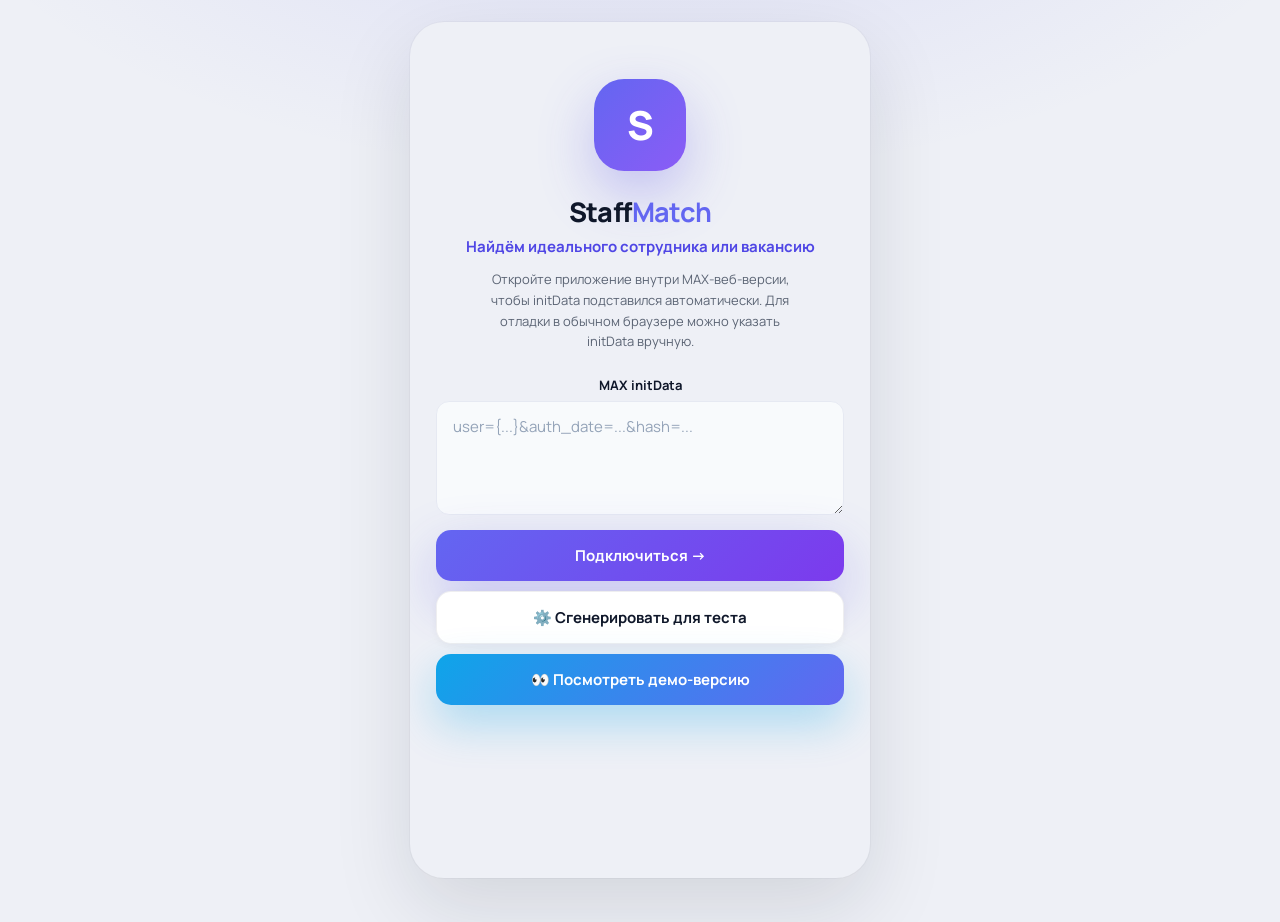
<file: frontend/index.html>
<!DOCTYPE html>
<html lang="ru">
<head>
<meta charset="UTF-8">
<meta name="viewport" content="width=device-width, initial-scale=1, maximum-scale=1, user-scalable=no, viewport-fit=cover">
<meta name="theme-color" content="#6366f1">
<title>StaffMatch — найм сотрудников</title>
<link rel="preconnect" href="https://fonts.googleapis.com">
<link rel="preconnect" href="https://fonts.gstatic.com" crossorigin>
<link href="https://fonts.googleapis.com/css2?family=Manrope:wght@400;500;600;700;800&display=swap" rel="stylesheet">
<link rel="stylesheet" href="styles.css?v=7">
</head>
<body>
  <div class="app" id="root"></div>
  <script src="config.js?v=7"></script>
  <script src="https://st.max.ru/js/max-web-app.js"></script>
  <script src="api.js?v=7"></script>
  <script src="demo.js?v=7"></script>
  <script src="app.js?v=7"></script>
</body>
</html>
</file>
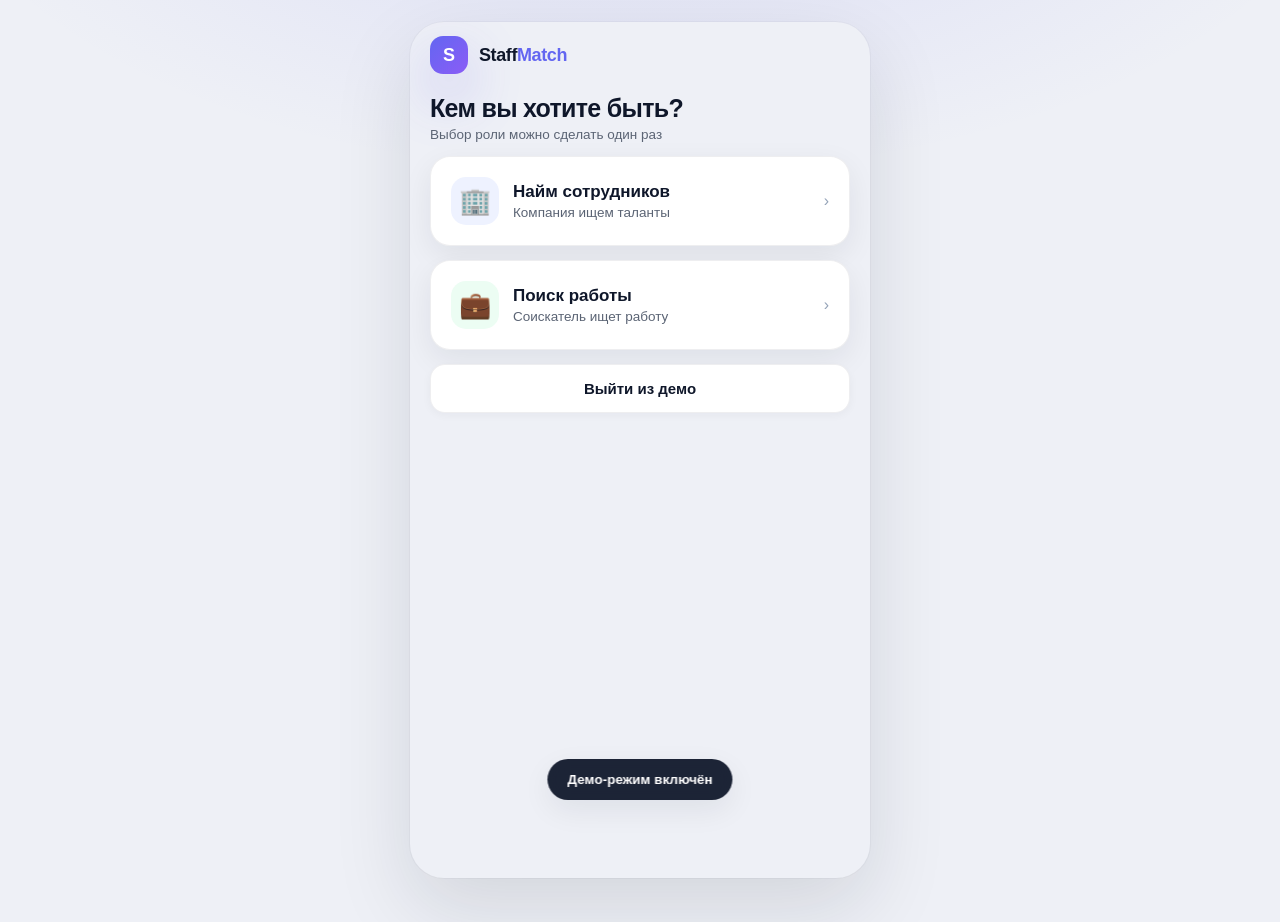
<file: frontend/harness.html>
<!DOCTYPE html>
<html lang="ru">
<head>
<meta charset="UTF-8">
<title>STAFFMATCH-HARNESS</title>
</head>
<body>
<div class="app" id="root"></div>
<link rel="stylesheet" href="styles.css?v=h">
<script src="config.js?v=h"></script>
<script src="api.js?v=h"></script>
<script src="demo.js?v=h"></script>
<script src="app.js?v=h"></script>
<script>
var caught = null;
window.addEventListener('error', function (e) { caught = 'err: ' + (e && e.message ? e.message : e); document.title = 'JSERR ' + caught; });
window.addEventListener('unhandledrejection', function (e) { caught = 'rej: ' + (e && e.reason && (e.reason.message || e.reason)); document.title = 'JSREJ ' + caught; });
document.title = 'BOOT typeof-state=' + (typeof state) + ' typeof-demo=' + (typeof enterDemo);

var log = [];
function segActive() {
  var b = document.querySelectorAll('#vacancy-screen .seg button');
  var out = [];
  for (var i = 0; i < b.length; i++) out.push(b[i].classList.contains('active'));
  return out.join(',');
}
function report(tag) {
  var extra;
  try {
    extra = {
      caught: caught,
      logoutBtn: !!document.querySelector('.btn-danger-soft'),
      matchCards: document.querySelectorAll('#vacancy-screen .candidate').length
    };
  } catch (e) { extra = { probeFail: e.message, caught: caught }; }
  log.push(tag + (extra.caught ? ' C=' + extra.caught : '') + (extra.logoutBtn !== undefined ? ' logout=' + extra.logoutBtn : ''));
  document.title = 'FLOW ' + log.join(' || ');
}

setTimeout(function () {
  try { enterDemo(); } catch (e) { caught = 'enterDemo: ' + e.message; }
  setTimeout(function () {
    try { rolePick('candidate'); } catch (e) { caught = 'rolePick: ' + e.message; }
    setTimeout(function () {
      var before = state.candidate.skills.length;
      toggleEditProfile();
      setTimeout(function () {
        document.getElementById('new-skill-code').value = 'KAFKA';
        document.getElementById('new-skill-level').value = '4';
        addCandSkill();
        setTimeout(function () { report('DRAFT-SKILL-added draft=' + (state.editDraft ? state.editDraft.skills.length : '-') + ' cand=' + state.candidate.skills.length + ' before=' + before); }, 200);
        setTimeout(function () {
          cancelEditProfile();
          setTimeout(function () { report('CANCELED draft=' + (state.editDraft + '') + ' cand=' + state.candidate.skills.length + ' editProfile=' + state.editProfile); }, 300);
        }, 300);
      }, 250);
    }, 900);
  }, 600);
}, 700);

setTimeout(function () {
  try { rolePick('employer'); } catch (e) { caught = 'rolePick-employer: ' + e.message; }
  report('EMPLOYER-role');
  setTimeout(function () {
    try { openVacancy('vac-11'); } catch (e) { caught = 'openVacancy: ' + e.message; }
    setTimeout(function () {
      report('EMPLOYER-overview matches=' + (state.matches ? state.matches.length : -1) + ' rank=' + (state.ranking ? 'y' : 'n') + ' res=' + (state.results ? state.results.length : -1));
      setVacancyTab('matches');
      setTimeout(function () { report('EMPLOYER-tab-matches cards=' + document.querySelectorAll('.candidate').length + ' rows=' + document.querySelectorAll('#vacancy-screen .row').length + ' matchbadges=' + document.querySelectorAll('.match-badges .mb').length + ' segActive=' + segActive()); }, 150);
      setTimeout(function () {
        setVacancyTab('results');
        setTimeout(function () {
          report('EMPLOYER-tab-results retry=' + (typeof retryScore === 'function'));
          setTimeout(function () {
            try { retryScore('asn-r-2'); } catch (e) { caught = 'retryScore: ' + e.message; }
            setTimeout(function () {
              report('EMPLOYER-retry-asn-r-2 status=' + (state.results.find ? (state.results.find(function (x) { return x.id === 'asn-r-2'; }) || {}).status : '?'));
              setTimeout(function () {
                backToVacancies();
                setTimeout(function () {
                  try { openCreateVacancy(); } catch (e) { caught = 'openCreateVacancy: ' + e.message; }
                  setTimeout(function () {
                    try {
                      setTestMode('CUSTOM');
                      var seAfter = document.querySelectorAll('#vacancy-screen .screen-enter').length;
                      setTestMode('AUTO');
                      var seAuto = document.querySelectorAll('#vacancy-screen .screen-enter').length;
                      setTestMode('CUSTOM');
                      report('EMPLOYER-notab se=' + seAfter + ' auto=' + seAuto + ' after=' + document.querySelectorAll('#vacancy-screen .screen-enter').length);
                      openQuestionModal();
                      document.getElementById('q-type').selectedIndex = 0;
                      document.getElementById('q-comp').value = 'DOCKER';
                      document.getElementById('q-text').value = 'Как развернёте контейнер?';
                      document.getElementById('q-opt-0').value = 'docker run';
                      document.getElementById('q-opt-1').value = 'kubectl';
                      var optBefore = document.querySelectorAll('#q-opt-list .opt-list-row').length;
                      addOptionInput();
                      var optAfter = document.querySelectorAll('#q-opt-list .opt-list-row').length;
                      var list = document.getElementById('q-opt-list');
                      var btn = document.querySelector('#q-extra button[onclick="addOptionInput()"]');
                      var optAboveBtn = !!list && !!btn && (btn.previousElementSibling === list);
                      var lastRow = list && list.lastElementChild;
                      var delBtns = list ? list.querySelectorAll('.opt-list-del').length : 0;
                      removeOptionInput(optAfter - 1);
                      var optAfterDel = document.querySelectorAll('#q-opt-list .opt-list-row').length;
                      document.getElementById('q-opt-0').value = 'docker run';
                      document.getElementById('q-opt-1').value = 'kubectl';
                      var optDelKeeps = document.querySelectorAll('#q-opt-list .opt-list-row').length;
                      var delStill = !!document.querySelector('#q-opt-list .opt-list-del');
                      saveQuestion(-1);
                      createForm.editingQuestion = null;
                      closeModal();
                      document.getElementById('vac-role').value = 'DevOps Engineer';
                      document.getElementById('vac-city').value = 'Казань';
                      document.getElementById('vac-hours').value = '40';
                      document.getElementById('vac-from').value = '200000';
                      document.getElementById('vac-to').value = '280000';
                      document.getElementById('new-vac-skill').value = 'DOCKER';
                      document.getElementById('new-vac-min').value = '3';
                      addVacSkill();
                      report('EMPLOYER-qmodal opts=' + (createForm.questions[0] ? createForm.questions[0].options.length : -1) + ' opt-hold=' + (optBefore) + ' added=' + (optAfter) + ' abtn=' + optAboveBtn + ' delVals=' + optAfterDel + ' delKeeps=' + optDelKeeps + ' delBtn=' + delStill + ' delBtns=' + delBtns + ' qs=' + createForm.questions.length + ' role=' + document.getElementById('vac-role').value);
                      submitVacancy();
                    } catch (e) { caught = 'submitVacancy: ' + e.message; }
setTimeout(function () {
            report('EMPLOYER-create role=' + (state.vacancy ? state.vacancy.role : '-') + ' view=' + state.view + ' matchesTab=' + state.vacancyTab + ' head_close=' + !!document.querySelector('#vacancy-screen .test-head-close'));
            setTimeout(function () {
              setVacancyTab('matches');
              setTimeout(function () { report('EMPLOYER-newvac-matches cards=' + document.querySelectorAll('#vacancy-screen .candidate').length + ' vacs=' + state.vacancies.length); }, 150);
                      }, 250);
                    }, 300);
                  }, 200);
                }, 250);
              }, 200);
            }, 250);
          }, 200);
        }, 150);
      }, 200);
    }, 400);
  }, 300);
}, 3200);
</script>
</body>
</html>
</file>
<file: frontend/styles.css>
/* ============================================================
   StaffMatch — мобильный веб-апп
   Единая дизайн-система: приложение-подобные экраны 460px
   ============================================================ */

:root {
  --bg: #eef0f6;
  --surface: #ffffff;
  --text: #0f172a;
  --text-muted: #5b6474;
  --text-soft: #94a3b8;
  --accent: #6366f1;
  --accent-2: #8b5cf6;
  --accent-dark: #4f46e5;
  --accent-soft: #eef2ff;
  --green: #22c55e;
  --green-soft: #ecfdf3;
  --green-deep: #16a34a;
  --red: #ef4444;
  --red-soft: #fef2f2;
  --amber: #f59e0b;
  --amber-soft: #fffbeb;
  --ring: rgba(99, 102, 241, .16);
  --line: rgba(15, 23, 42, .07);
  --shadow-sm: 0 2px 10px rgba(15, 23, 42, .045);
  --shadow-md: 0 10px 30px rgba(15, 23, 42, .07);
  --shadow-lg: 0 22px 55px rgba(79, 70, 229, .28);
  --radius: 20px;
  --radius-sm: 13px;
  --safe-top: env(safe-area-inset-top, 0px);
  --safe-bottom: env(safe-area-inset-bottom, 0px);
}

* { margin: 0; padding: 0; box-sizing: border-box; -webkit-tap-highlight-color: transparent; }

html, body { height: 100%; overscroll-behavior: none; }

body {
  font-family: 'Manrope', -apple-system, BlinkMacSystemFont, 'Segoe UI', sans-serif;
  background:
    radial-gradient(1200px 600px at 50% -180px, rgba(99,102,241,.14), transparent 60%),
    var(--bg);
  color: var(--text);
  -webkit-font-smoothing: antialiased;
}

.hidden { display: none !important; }
.muted { color: var(--text-muted); }
.soft { color: var(--text-soft); }
.req { color: var(--accent); }

/* ---------- Каркас приложения ---------- */
.app {
  position: relative;
  max-width: 460px;
  margin: 0 auto;
  min-height: 100dvh;
  display: flex;
  flex-direction: column;
  background: var(--bg);
  box-shadow: 0 0 0 1px rgba(15,23,42,.03), 0 30px 80px rgba(15,23,42,.12);
}

.view {
  display: none;
  flex-direction: column;
  flex: 1;
  min-height: 0;
  padding-bottom: calc(116px + var(--safe-bottom));
  overflow-y: auto;
  -webkit-overflow-scrolling: touch;
  overscroll-behavior: contain;
}
.view.active { display: flex; }

.content { padding: 0 20px 8px; }

.screen-enter, .view.active > * { animation: fadeUp .38s cubic-bezier(.2,.8,.2,1) both; }
@keyframes fadeUp { from { opacity: 0; transform: translateY(12px); } to { opacity: 1; transform: translateY(0); } }

/* ---------- Логотип ---------- */
.logo { display: flex; align-items: center; gap: 11px; }
.logo-mark {
  width: 42px; height: 42px; border-radius: 13px; flex-shrink: 0;
  background: linear-gradient(135deg, var(--accent), var(--accent-2));
  display: flex; align-items: center; justify-content: center;
  color: #fff; font-weight: 800; font-size: 20px;
  box-shadow: var(--shadow-lg);
}
.logo-name { font-weight: 800; font-size: 18px; letter-spacing: -.4px; }
.logo-name b { color: var(--accent); }

/* ---------- Шапки мини-экранов ---------- */
.topbar {
  display: flex; align-items: center; justify-content: space-between;
  padding: calc(14px + var(--safe-top)) 20px 12px;
}
.topbar .logo-mark { width: 38px; height: 38px; font-size: 18px; }

/* ---------- Hero (главный экран) ---------- */
.hero {
  position: sticky;
  top: 0;
  z-index: 30;
  background: linear-gradient(140deg, #6366f1 0%, #7c3aed 55%, #8b5cf6 100%);
  border-radius: 0 0 32px 32px;
  margin-bottom: 18px;
  padding: calc(16px + var(--safe-top)) 20px 26px;
  color: #fff;
  overflow: hidden;
  box-shadow: 0 12px 30px rgba(79, 70, 229, .35);
  flex-shrink: 0;
}
.hero .blob { position: absolute; border-radius: 50%; background: rgba(255,255,255,.10); pointer-events: none; }
.hero .b1 { width: 240px; height: 240px; top: -110px; right: -70px; }
.hero .b2 { width: 180px; height: 180px; bottom: -110px; left: -50px; }
.hero .b3 { width: 120px; height: 120px; top: 40px; left: 30%; background: rgba(255,255,255,.07); }

.hero-top { position: relative; z-index: 1; display: flex; align-items: center; justify-content: space-between; margin-bottom: 22px; }
.logo-onhero .logo-mark { box-shadow: 0 14px 34px rgba(0,0,0,.22); }
.logo-onhero .logo-name { color: #fff; }
.logo-onhero .logo-name b { color: #e0e7ff; }

.hero-chip {
  font-size: 12.5px; font-weight: 700; color: #fff;
  background: rgba(255,255,255,.18);
  border: 1px solid rgba(255,255,255,.28);
  padding: 8px 14px; border-radius: 999px;
  backdrop-filter: blur(6px); -webkit-backdrop-filter: blur(6px);
}

.hero-greet { position: relative; z-index: 1; display: flex; align-items: center; gap: 15px; }
.hero-avatar {
  width: 58px; height: 58px; border-radius: 20px; flex-shrink: 0;
  background: rgba(255,255,255,.2);
  border: 1.5px solid rgba(255,255,255,.4);
  display: flex; align-items: center; justify-content: center; font-size: 26px;
  backdrop-filter: blur(6px); -webkit-backdrop-filter: blur(6px);
}
.hero-msg h1 { font-size: 23px; font-weight: 800; letter-spacing: -.5px; line-height: 1.2; }
.hero-msg p { font-size: 13.5px; color: #d8deff; margin-top: 4px; font-weight: 500; line-height: 1.4; }

.hero-id {
  position: relative; z-index: 1; margin-top: 18px;
  display: inline-flex; align-items: center; gap: 8px;
  font-size: 12px; font-weight: 600; color: #d8deff;
  background: rgba(255,255,255,.14);
  border: 1px solid rgba(255,255,255,.22);
  padding: 7px 13px; border-radius: 999px;
  backdrop-filter: blur(6px); -webkit-backdrop-filter: blur(6px);
}

/* Отступ контента от hero */
#cand-tab > .content, #emp-tab > .content { padding-top: 18px; }
#cand-tab > .page-head, #emp-tab > .page-head { padding-top: 24px; }

/* ---------- Hero мини-экрана вакансии ---------- */
.hero-mini {
  position: sticky; top: 0; z-index: 30;
  border-radius: 0 0 32px 32px; padding: calc(14px + var(--safe-top)) 20px 22px;
  box-shadow: 0 12px 30px rgba(79, 70, 229, .35);
  margin-bottom: 18px;
}
.hero-mini .hero-greet { display: block; margin-top: 14px; }
.hero-mini h1 { font-size: 25px; font-weight: 800; letter-spacing: -.6px; line-height: 1.25; }
.hero-mini p { font-size: 13.5px; color: #d8deff; margin-top: 6px; font-weight: 500; }

.btn-back {
  width: 40px; height: 40px; border-radius: 12px; border: none; cursor: pointer;
  background: rgba(255,255,255,.16);
  border: 1px solid rgba(255,255,255,.28);
  color: #fff; display: inline-flex; align-items: center; justify-content: center;
  backdrop-filter: blur(6px); -webkit-backdrop-filter: blur(6px);
  transition: transform .15s, background .2s;
}
.btn-back svg { width: 22px; height: 22px; }
.btn-back:active { transform: scale(.92); background: rgba(255,255,255,.28); }

/* ---------- Заголовки экранов ---------- */
.page-head { padding: 22px 20px 12px; }
.page-head h2 { font-size: 26px; font-weight: 800; letter-spacing: -.7px; }
.page-head p { font-size: 13.5px; color: var(--text-muted); margin-top: 4px; }

/* ---------- Кнопки ---------- */
.btn {
  width: 100%; font-family: inherit; font-size: 15px; font-weight: 700;
  border: none; border-radius: 15px; padding: 15px 16px; cursor: pointer;
  transition: transform .14s cubic-bezier(.2,.8,.2,1), opacity .2s, box-shadow .2s;
  display: inline-flex; align-items: center; justify-content: center; gap: 8px;
}
.btn:active { transform: scale(.97); }
.btn-primary {
  background: linear-gradient(135deg, #6366f1, #7c3aed);
  color: #fff; box-shadow: var(--shadow-lg);
}
.btn-primary:disabled { opacity: .5; box-shadow: none; cursor: not-allowed; }
.btn-ghost { background: var(--surface); border: 1.5px solid var(--line); color: var(--text); box-shadow: var(--shadow-sm); }
.btn-danger-soft { background: var(--red-soft); color: var(--red); }
.btn-green-soft { background: var(--green-soft); color: var(--green-deep); }
.btn-demo {
  background: linear-gradient(135deg, #0ea5e9, #6366f1);
  color: #fff; box-shadow: 0 18px 44px rgba(14,165,233,.3);
}
.btn-sm { padding: 11px 14px; font-size: 13.5px; width: auto; border-radius: 12px; }
.btn-block { width: 100%; }

/* ---------- Карточки ---------- */
.card {
  background: var(--surface); border-radius: var(--radius);
  box-shadow: var(--shadow-md); border: 1px solid var(--line);
  padding: 20px; margin-bottom: 14px;
}
.card h3 { font-size: 15.5px; font-weight: 800; margin-bottom: 12px; letter-spacing: -.3px; }

.chip {
  display: inline-flex; align-items: center; gap: 6px;
  font-size: 11.5px; font-weight: 800; letter-spacing: .02em;
  padding: 6px 11px; border-radius: 999px; white-space: nowrap;
}
.chip-violet { background: var(--accent-soft); color: var(--accent-dark); }
.chip-green { background: var(--green-soft); color: var(--green-deep); }
.chip-red { background: var(--red-soft); color: var(--red); }
.chip-amber { background: var(--amber-soft); color: #b45309; }
.chip-gray { background: #f1f5f9; color: var(--text-muted); }

/* ---------- Поля ---------- */
.field { margin-bottom: 16px; }
.field label { display: block; font-size: 13px; font-weight: 700; color: var(--text); margin-bottom: 7px; }
.label-hint { display: flex; align-items: center; justify-content: space-between; }
.label-hint span { font-size: 12px; color: var(--text-soft); font-weight: 600; }
.input, select.input, textarea.input {
  width: 100%; font-family: inherit; font-size: 15px; color: var(--text);
  background: #f8fafc; border: 1.5px solid #e6e9f2; border-radius: var(--radius-sm);
  padding: 14px 16px; outline: none; transition: border-color .2s, box-shadow .2s, background .2s;
  appearance: none; -webkit-appearance: none;
}
textarea.input { resize: vertical; min-height: 84px; }
.input::placeholder, textarea.input::placeholder { color: var(--text-soft); }
.input:focus, select.input:focus, textarea.input:focus {
  border-color: var(--accent); background: var(--surface); box-shadow: 0 0 0 4px var(--ring);
}
.input.error { border-color: var(--red); box-shadow: 0 0 0 4px rgba(239,68,68,.1); }
select.input { background-image: url("data:image/svg+xml,%3Csvg xmlns='http://www.w3.org/2000/svg' width='16' height='16' viewBox='0 0 24 24' fill='none' stroke='%2394a3b8' stroke-width='2.5' stroke-linecap='round'%3E%3Cpath d='m6 9 6 6 6-6'/%3E%3C/svg%3E"); background-repeat: no-repeat; background-position: right 14px center; }

/* Чипы выбора (workFormat, уровень и т.п.) */
.opt-row { display: flex; flex-wrap: wrap; gap: 8px; }
.opt {
  flex: 1; min-width: calc(50% - 4px);
  border: 1.5px solid #e6e9f2; background: #f8fafc; color: var(--text-muted);
  font-family: inherit; font-size: 13px; font-weight: 700;
  padding: 13px 10px; border-radius: var(--radius-sm); cursor: pointer; text-align: center;
  transition: all .2s;
}
.opt.active { border-color: var(--accent); color: var(--accent-dark); background: var(--accent-soft); box-shadow: 0 0 0 3px var(--ring); }

/* Скиллы */
.skill-chip {
  display: inline-flex; align-items: center; gap: 8px;
  background: var(--accent-soft); color: var(--accent-dark);
  font-size: 12.5px; font-weight: 700; padding: 8px 12px; border-radius: 10px;
  border: 1px solid rgba(99,102,241,.14);
}
.skill-chip button { border: none; background: none; color: var(--accent); font-size: 14px; cursor: pointer; padding: 0 2px; }

/* ---------- Список / строки ---------- */
.row {
  display: flex; align-items: center; gap: 14px;
  background: var(--surface); border-radius: 18px; padding: 14px;
  box-shadow: var(--shadow-sm); border: 1px solid var(--line);
  margin-bottom: 10px; cursor: pointer; transition: transform .16s, box-shadow .16s;
}
.row:active { transform: scale(.985); box-shadow: var(--shadow-md); }
.row-icon { width: 48px; height: 48px; border-radius: 15px; flex-shrink: 0; display: flex; align-items: center; justify-content: center; font-size: 22px; }
.row-body { flex: 1; min-width: 0; }
.row-title { font-size: 15px; font-weight: 800; white-space: nowrap; overflow: hidden; text-overflow: ellipsis; }
.row-sub { font-size: 12.5px; color: var(--text-muted); margin-top: 3px; white-space: nowrap; overflow: hidden; text-overflow: ellipsis; }
.row-right { text-align: right; flex-shrink: 0; }

/* ---------- Карточки кандидатов ---------- */
.candidate { animation: fadeUp .4s both; }
.cand-top { display: flex; gap: 14px; align-items: center; }
.avatar-long { width: 58px; height: 58px; border-radius: 18px; flex-shrink: 0; display: flex; align-items: center; justify-content: center; font-weight: 800; font-size: 20px; }
.match-badges { display: flex; flex-wrap: wrap; gap: 6px; margin-top: 13px; }
.mb { font-size: 11.5px; font-weight: 700; padding: 5px 10px; border-radius: 8px; }
.mb-hit { background: var(--green-soft); color: var(--green-deep); }
.mb-part { background: var(--amber-soft); color: #b45309; }
.mb-miss { background: var(--red-soft); color: var(--red); }
.cand-actions { display: flex; gap: 8px; margin-top: 14px; }
.cand-actions .btn { flex: 1; }

.score-ring {
  width: 52px; height: 52px; border-radius: 50%; flex-shrink: 0;
  display: flex; align-items: center; justify-content: center;
  font-weight: 800; font-size: 15px; color: #fff;
  box-shadow: inset 0 0 0 4px rgba(255,255,255,.25), var(--shadow-sm);
}

/* ---------- Сегмент-контрол ---------- */
.seg { display: flex; gap: 5px; background: #eceef4; border-radius: 15px; padding: 5px; margin: 16px 0; overflow-x: auto; }
.seg button {
  flex: 1; border: none; background: none; font-family: inherit;
  font-size: 12.5px; font-weight: 700; color: var(--text-muted);
  padding: 11px 8px; border-radius: 11px; cursor: pointer; transition: all .2s; white-space: nowrap;
}
.seg button.active { background: var(--surface); color: var(--text); box-shadow: var(--shadow-sm); }

/* ---------- Нижняя навигация ---------- */
.tabbar {
  position: fixed; left: 50%; transform: translateX(-50%);
  bottom: calc(14px + var(--safe-bottom));
  width: calc(100% - 36px); max-width: 424px;
  background: rgba(255,255,255,.96);
  backdrop-filter: blur(22px) saturate(1.6); -webkit-backdrop-filter: blur(22px) saturate(1.6);
  border: 1px solid rgba(15,23,42,.07);
  border-radius: 26px;
  box-shadow: 0 18px 45px rgba(15,23,42,.18);
  display: flex;
  padding: 7px;
  z-index: 50;
}
.tab {
  flex: 1; border: none; background: none; font-family: inherit; cursor: pointer;
  display: flex; flex-direction: column; align-items: center; gap: 3px;
  color: var(--text-soft); font-size: 11px; font-weight: 700;
  padding: 7px 0; border-radius: 19px; transition: color .2s, background .2s;
  position: relative;
}
.tab .tab-ico {
  width: 26px; height: 26px; display: inline-flex; align-items: center; justify-content: center;
  transition: transform .2s;
}
.tab .tab-ico svg { width: 22px; height: 22px; }
.tab.active { color: var(--accent-dark); background: var(--accent-soft); }
.tab.active .tab-ico { transform: translateY(-1px); }
.tab-count {
  position: absolute; top: 3px; left: calc(50% + 8px);
  min-width: 17px; height: 17px; border-radius: 9px;
  background: var(--red); color: #fff; font-size: 10px; font-weight: 800;
  display: flex; align-items: center; justify-content: center; padding: 0 4px;
  box-shadow: 0 4px 12px rgba(239,68,68,.4);
}

/* ---------- Экран подключения ---------- */
.connect-wrap {
  flex: 1; display: flex; flex-direction: column; align-items: center;
  justify-content: center; text-align: center; padding: 40px 26px;
}
.connect-mark {
  width: 92px; height: 92px; border-radius: 30px;
  background: linear-gradient(135deg, #6366f1, #8b5cf6);
  display: flex; align-items: center; justify-content: center;
  font-size: 40px; font-weight: 800; color: #fff;
  box-shadow: var(--shadow-lg); margin-bottom: 22px;
  animation: pop .55s cubic-bezier(.2,1.4,.3,1);
}
@keyframes pop { 0% { transform: scale(.5); opacity: 0; } 100% { transform: scale(1); opacity: 1; } }
.connect h1 { font-size: 27px; font-weight: 800; letter-spacing: -.6px; margin-bottom: 6px; }
.connect-tagline { font-size: 15px; font-weight: 700; color: var(--accent-dark); margin-bottom: 12px; }
.connect-sub { font-size: 13px; color: var(--text-muted); line-height: 1.6; margin-bottom: 24px; max-width: 320px; }
.connect-form { width: 100%; display: flex; flex-direction: column; gap: 10px; }
.connect-form .field { margin-bottom: 0; }

/* ---------- Модал (bottom sheet) ---------- */
.modal-bg { position: fixed; inset: 0; background: rgba(15,23,42,.5); z-index: 80; display: flex; align-items: flex-end; justify-content: center; animation: fade .2s both; }
.modal-bg.bottom-sheet { align-items: flex-end; }
.modal {
  background: var(--surface); width: 100%; max-width: 460px;
  border-radius: 28px 28px 0 0; padding: 26px 22px calc(26px + var(--safe-bottom));
  animation: sheetUp .34s cubic-bezier(.2,.8,.2,1) both;
  max-height: 88dvh; overflow-y: auto;
  position: relative;
}
.modal::before {
  content: ''; display: block; width: 42px; height: 5px; border-radius: 3px;
  background: #e2e6ef; margin: -8px auto 18px;
}
.modal h3 { font-size: 19px; font-weight: 800; margin-bottom: 4px; }
.modal .modal-sub { font-size: 13px; color: var(--text-muted); margin-bottom: 18px; }
@keyframes sheetUp { from { transform: translateY(100%); } to { transform: translateY(0); } }
@keyframes fade { from { opacity: 0; } to { opacity: 1; } }

/* ---------- Тост ---------- */
.toast-wrap { position: fixed; left: 50%; bottom: calc(100px + var(--safe-bottom)); transform: translateX(-50%); z-index: 99; display: flex; flex-direction: column; align-items: center; gap: 8px; width: max-content; max-width: 88%; pointer-events: none; }
.toast {
  background: rgba(15,23,42,.94);
  color: #fff; padding: 13px 20px; border-radius: 999px;
  font-size: 13.5px; font-weight: 600; box-shadow: var(--shadow-md);
  animation: toastIn .3s both; text-align: center;
  backdrop-filter: blur(10px); -webkit-backdrop-filter: blur(10px);
}
@keyframes toastIn { from { opacity: 0; transform: translateY(16px) scale(.92); } to { opacity: 1; transform: translateY(0) scale(1); } }

/* ---------- Тест ---------- */
.question { margin-bottom: 16px; }
.question .q-num { font-size: 12px; font-weight: 800; color: var(--accent); margin-bottom: 6px; }
.question .q-text { font-size: 15.5px; font-weight: 700; line-height: 1.45; margin-bottom: 13px; }
.code-block {
  background: #111827; color: #e5e7eb;
  font-family: ui-monospace, SFMono-Regular, Menlo, Consolas, monospace;
  font-size: 13px; line-height: 1.5;
  border-radius: 12px; padding: 14px 16px; margin: 4px 0 13px;
  overflow-x: auto; white-space: pre;
}
.code-block[data-lang]::before {
  content: attr(data-lang);
  display: inline-block; font-size: 10.5px; font-weight: 800;
  letter-spacing: .8px; text-transform: uppercase; color: #6b7280;
  margin-bottom: 8px; float: right; margin-left: 8px;
}
.answer-opt {
  display: block; width: 100%; text-align: left;
  border: 1.5px solid #e6e9f2; background: #f8fafc; border-radius: var(--radius-sm);
  padding: 14px 16px; font-family: inherit; font-size: 14.5px; color: var(--text);
  margin-bottom: 9px; cursor: pointer; transition: all .15s;
}
.answer-opt.selected { border-color: var(--accent); background: var(--accent-soft); color: var(--accent-dark); font-weight: 600; box-shadow: 0 0 0 3px var(--ring); }

.timer { display: inline-flex; align-items: center; gap: 6px; font-size: 13px; font-weight: 800; color: var(--accent-dark); background: var(--accent-soft); padding: 8px 14px; border-radius: 999px; }

/* ---------- Шапка прохождения теста ---------- */
.test-head {
  position: sticky; top: 0; z-index: 30;
  background: linear-gradient(135deg, #4f46e5, #7c3aed 60%, #9333ea);
  border-radius: 0 0 24px 24px;
  margin-bottom: 16px;
  box-shadow: 0 10px 26px rgba(79, 70, 229, .32);
}
.test-head-inner {
  display: flex; align-items: center; justify-content: space-between; gap: 12px;
  padding: calc(14px + var(--safe-top)) 20px 18px;
}
.test-head-titles { display: flex; flex-direction: column; gap: 3px; min-width: 0; }
.test-head-title {
  font-weight: 800; font-size: 20px; letter-spacing: -.4px; color: #fff;
  text-shadow: 0 2px 8px rgba(0,0,0,.14);
}
.test-head-sub {
  font-size: 12.5px; font-weight: 600; color: rgba(255,255,255,.82);
  white-space: nowrap; overflow: hidden; text-overflow: ellipsis; max-width: 62vw;
}
.test-head-close {
  width: 38px; height: 38px; flex-shrink: 0;
  display: inline-flex; align-items: center; justify-content: center;
  border-radius: 12px; padding: 0; cursor: pointer;
  border: none; background: rgba(255,255,255,.22); color: #fff;
  box-shadow: 0 2px 10px rgba(0,0,0,.15);
  transition: background .15s, transform .12s;
}
.test-head-close svg { width: 17px; height: 17px; }
.test-head-close:hover { background: rgba(255,255,255,.32); }
.test-head-close:active { background: rgba(255,255,255,.4); transform: scale(.86); }

.btn-icon { display: inline-flex; align-items: center; justify-content: center; padding: 0; cursor: pointer; transition: transform .12s; }
.btn-icon:active { transform: scale(.86); }

.test-progress { margin: 2px 0 18px; font-size: 13px; font-weight: 700; color: var(--text-soft); }
.test-progress .tp-bar { height: 8px; background: #eceff7; border-radius: 999px; margin-top: 8px; overflow: hidden; }
.test-progress .tp-fill { height: 100%; border-radius: 999px; background: linear-gradient(90deg, #6366f1, #8b5cf6); transition: width .3s; }

/* ---------- Пустые состояния ---------- */
.empty-box { text-align: center; padding: 60px 32px; color: var(--text-soft); font-size: 13.5px; line-height: 1.7; }
.empty-box .big { font-size: 46px; display: block; margin-bottom: 14px; filter: grayscale(.3); }

/* spinner */
.spinner { width: 22px; height: 22px; border: 3px solid rgba(255,255,255,.3); border-top-color: #fff; border-radius: 50%; animation: spin .7s linear infinite; }
@keyframes spin { to { transform: rotate(360deg); } }

/* ---------- Экран загрузки (splash) ---------- */
.boot-wrap {
  flex: 1; display: flex; flex-direction: column; align-items: center; justify-content: center;
  gap: 12px; text-align: center;
  background:
    radial-gradient(600px 300px at 50% 22%, rgba(99,102,241,.18), transparent 70%),
    var(--bg);
}
.boot-mark {
  width: 88px; height: 88px; border-radius: 28px;
  background: linear-gradient(135deg, #6366f1, #8b5cf6);
  display: flex; align-items: center; justify-content: center;
  font-size: 38px; font-weight: 800; color: #fff;
  box-shadow: var(--shadow-lg); animation: pop .5s cubic-bezier(.2,1.4,.3,1);
}
.boot-logo { font-size: 21px; font-weight: 800; letter-spacing: -.4px; }
.boot-logo b { color: var(--accent); }
.boot-sub { font-size: 13px; color: var(--text-muted); font-weight: 600; margin-bottom: 6px; }
.boot-wrap .spinner { width: 30px; height: 30px; border-width: 3px; border-color: #e2e6ef; border-top-color: var(--accent); }
@keyframes spin { to { transform: rotate(360deg); } }

.loading-msg { text-align: center; padding: 50px 20px; color: var(--text-soft); font-size: 14px; display: flex; flex-direction: column; align-items: center; gap: 12px; }
.loading-msg .ring { width: 30px; height: 30px; border: 3px solid #e2e8f0; border-top-color: var(--accent); border-radius: 50%; animation: spin .7s linear infinite; }

/* ---------- Профиль кандидата ---------- */
.p-card {
  display: flex; align-items: center; gap: 15px;
  background: linear-gradient(140deg, #6366f1 0%, #8b5cf6 100%);
  border-radius: 22px; padding: 18px 20px; margin-bottom: 14px;
  box-shadow: var(--shadow-lg); color: #fff; position: relative; overflow: hidden;
}
.p-card::after { content: ''; position: absolute; right: -40px; top: -40px; width: 150px; height: 150px; border-radius: 50%; background: rgba(255,255,255,.1); }
.p-avatar {
  width: 56px; height: 56px; border-radius: 18px; flex-shrink: 0;
  background: rgba(255,255,255,.22); border: 1.5px solid rgba(255,255,255,.35);
  display: flex; align-items: center; justify-content: center;
  font-size: 24px; font-weight: 800; backdrop-filter: blur(6px); -webkit-backdrop-filter: blur(6px);
}
.p-head { position: relative; z-index: 1; flex: 1; min-width: 0; }
.p-city { font-size: 19px; font-weight: 800; letter-spacing: -.4px; }
.p-meta { font-size: 12.5px; color: #d8deff; font-weight: 600; margin-top: 4px; }
.p-chip {
  position: relative; z-index: 1; flex-shrink: 0;
  font-size: 11.5px; font-weight: 700; color: #fff;
  background: rgba(255,255,255,.18); border: 1px solid rgba(255,255,255,.3);
  padding: 7px 12px; border-radius: 999px; backdrop-filter: blur(6px); -webkit-backdrop-filter: blur(6px);
}

.p-chips { display: flex; flex-wrap: wrap; gap: 8px; margin-bottom: 14px; }

.stats-grid { display: grid; grid-template-columns: repeat(3, 1fr); gap: 10px; margin-bottom: 14px; }
.stats-grid:has(.stat:nth-child(2):last-child) { grid-template-columns: repeat(2, 1fr); }
.stat {
  text-align: center; padding: 16px 8px 14px; border-radius: 18px;
  background: var(--surface); border: 1px solid var(--line); box-shadow: var(--shadow-sm);
}
.s-num { font-size: 17px; font-weight: 800; letter-spacing: -.3px; line-height: 1.2; word-break: break-word; }
.s-lbl { font-size: 12px; color: var(--text-muted); font-weight: 700; margin-top: 7px; }
.s-money .s-num { color: var(--green-deep); }
.s-exp .s-num { color: var(--accent-dark); }
.s-hours .s-num { color: #b45309; }

.c-t { display: flex; align-items: center; justify-content: space-between; margin-bottom: 12px; }
.c-t h3 { margin-bottom: 0; }
.skill-cloud { display: flex; flex-direction: column; gap: 10px; }
.lv { display: flex; align-items: center; justify-content: space-between; gap: 10px; }
.lv > span:first-child {
  font-size: 13px; font-weight: 800; color: var(--text);
  background: var(--accent-soft); padding: 7px 12px; border-radius: 10px;
  border: 1px solid rgba(99,102,241,.14); letter-spacing: .02em;
}
.lv .dots { font-size: 12px; letter-spacing: 1.5px; color: var(--accent); }
.lv .dots i { font-style: normal; color: #d6dae6; }

.p-mini { display: flex; align-items: center; gap: 14px; }
.p-ico {
  width: 46px; height: 46px; border-radius: 14px; flex-shrink: 0;
  background: var(--accent-soft); display: flex; align-items: center; justify-content: center; font-size: 20px;
}
.p-link { font-size: 13.5px; color: var(--accent); font-weight: 700; word-break: break-all; }

.skill-add { display: flex; align-items: stretch; gap: 8px; margin-top: 12px; }
.skill-add .input:nth-child(1) { flex: 1; min-width: 0; border-radius: 12px; }
.skill-add select.input { flex: 0 0 66px; border-radius: 12px; }
.skill-add select.input { padding: 0 30px 0 14px; }
.skill-add .btn { flex-shrink: 0; width: 46px; height: 46px; padding: 0; border-radius: 12px; align-self: center; }
.skill-add .input, .skill-add select.input { height: 46px; }

#cand-skills { display: flex; flex-wrap: wrap; gap: 8px; margin-bottom: 6px; }

/* ---------- Кнопки действий редактирования профиля ---------- */
.edit-actions { display: flex; align-items: stretch; gap: 10px; margin-bottom: 20px; }
.edit-actions .btn { flex: 1; margin: 0; }
.btn-icon-cancel {
  width: 48px; flex-shrink: 0;
  display: inline-flex; align-items: center; justify-content: center;
  border-radius: 15px; padding: 0; cursor: pointer;
  background: var(--surface); border: 1.5px solid var(--line); color: var(--text-soft);
  box-shadow: var(--shadow-sm); transition: transform .12s, background .15s;
}
.btn-icon-cancel svg { width: 20px; height: 20px; }
.btn-icon-cancel:hover { background: #f1f2f7; color: var(--red); }
.btn-icon-cancel:active { transform: scale(.94); }

/* ---------- Кастомные вопросы вакансии ---------- */
.cq { border: 1.5px solid var(--line); border-radius: 16px; padding: 16px; margin-bottom: 14px; background: var(--surface); box-shadow: var(--shadow-sm); }
.cq-head { display: flex; align-items: center; justify-content: space-between; margin-bottom: 12px; }
.cq-head b { font-size: 13.5px; }
.cq-head button { border: none; background: var(--accent-soft); color: var(--accent-dark); font-size: 13px; font-weight: 700; padding: 8px 12px; border-radius: 10px; cursor: pointer; }
.cq-head button.cq-del { background: var(--red-soft); color: var(--red); }
#custom-questions { margin-bottom: 12px; }

/* Варианты ответа в модалке нового вопроса */
.opt-list-row { display: flex; align-items: center; gap: 8px; margin-bottom: 8px; }
.opt-list-row .input { flex: 1; min-width: 0; }
.opt-list-del {
  flex-shrink: 0; width: 46px; height: 46px; border: none; border-radius: 12px;
  background: var(--red-soft); color: var(--red); font-size: 14px; font-weight: 800;
  cursor: pointer; transition: transform .12s, background .15s;
}
.opt-list-del:active { transform: scale(.9); }

/* ---------- Статистика (профиль нанимателя / кандидата) ---------- */
.stat { text-align: center; padding: 16px 8px 14px; border-radius: 18px; background: var(--surface); border: 1px solid var(--line); box-shadow: var(--shadow-sm); }
.stat-num { font-size: 26px; font-weight: 800; line-height: 1; margin-bottom: 9px; }
.stat-lbl { display: inline-block; font-size: 11.5px; font-weight: 700; color: var(--text-muted); padding: 4px 10px; border-radius: 999px; }

/* ---------- Адаптив: телефон в рамке на широких экранах ---------- */
@media (min-width: 500px) {
  body { overflow: hidden; background-attachment: fixed; }
  .app {
    height: calc(100dvh - 44px);
    min-height: 0;
    border-radius: 34px;
    margin: 22px auto;
    overflow: hidden;
  }
  .view {
    border-radius: 34px;
    scrollbar-width: thin;
    scrollbar-color: rgba(15,23,42,.18) transparent;
  }
  .view::-webkit-scrollbar { width: 5px; }
  .view::-webkit-scrollbar-thumb { background: rgba(15,23,42,.18); border-radius: 3px; }
  .tabbar {
    position: absolute;
    left: 50%;
    transform: translateX(-50%);
    bottom: 16px;
    width: calc(100% - 36px);
    max-width: 424px;
    border-radius: 26px;
  }
  .modal-bg {
    position: fixed;
    top: 22px; bottom: 22px;
    left: 50%;
    transform: translateX(-50%);
    width: min(460px, calc(100% - 44px));
    border-radius: 34px;
    overflow: hidden;
  }
  .modal { max-width: 460px; max-height: 100%; border-radius: 28px; }
}
</file>
